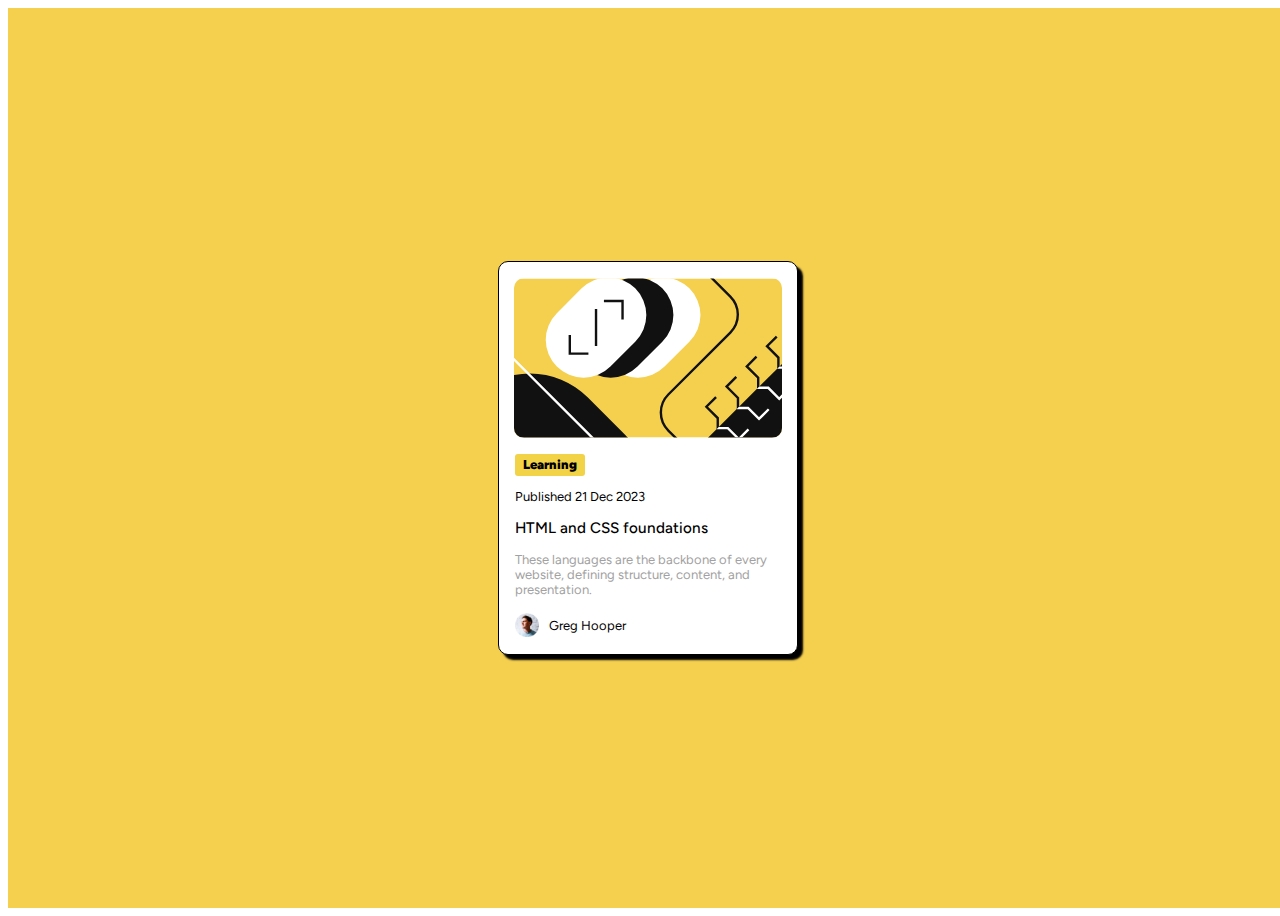
<file: blogcard/index.html>
<!DOCTYPE html>
<html lang="en">
<head>
    <meta charset="UTF-8">
    <meta name="viewport" content="width=device-width, initial-scale=1.0">
    <title>Document</title>
    <link rel="stylesheet" href="index.css">
    <link rel="preconnect" href="https://fonts.googleapis.com">
<link rel="preconnect" href="https://fonts.gstatic.com" crossorigin>
<link href="https://fonts.googleapis.com/css2?family=Figtree:wght@600&display=swap" rel="stylesheet">
</head>
<body>
    <main>
        <div class="card">
            <div class="image">
                <img src="illustration-article.svg" alt="" srcset="">
            </div>
            <div class="learning">
                <p><b>Learning</b></p>
            
            Published 21 Dec 2023
        
            <h3>HTML and CSS foundations</h3>
            <div class="text">
                These languages are the backbone of every website, defining structure, content, and presentation. 
            </div>
            <footer>
                <img src="image-avatar.webp" alt="" srcset="">
                <span>Greg Hooper</span>
            </footer>
        </div>
    </div>
    </main>
</body>
</html>
</file>
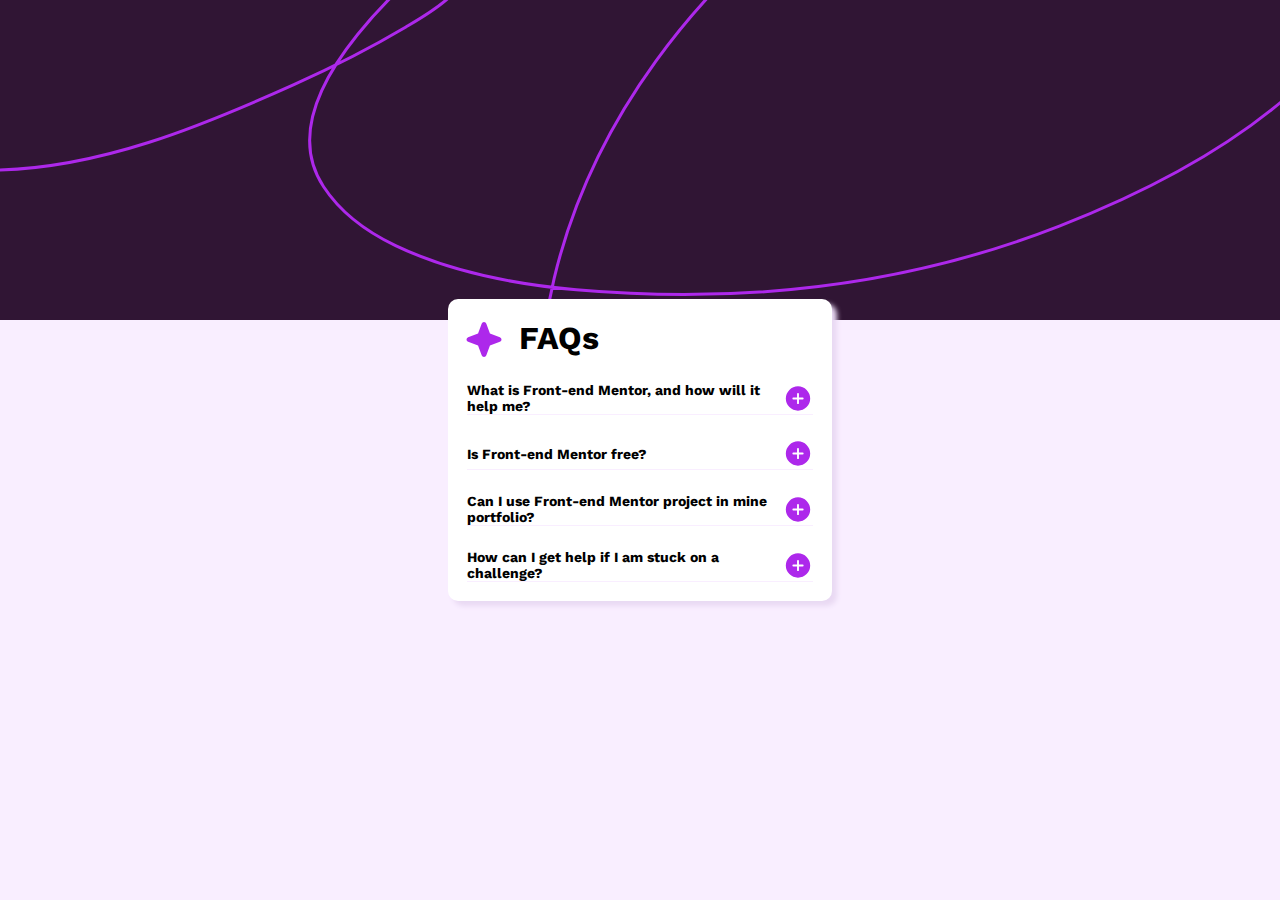
<file: FAQs/index.html>
<!DOCTYPE html>
<html lang="en">

<head>
    <meta charset="UTF-8">
    <meta name="viewport" content="width=device-width, initial-scale=1.0">
    <title>Document</title>
    <link rel="stylesheet" href="index.css">
    <link rel="preconnect" href="https://fonts.googleapis.com">
    <link rel="preconnect" href="https://fonts.gstatic.com" crossorigin>
    <link href="https://fonts.googleapis.com/css2?family=Work+Sans:ital,wght@0,100..900;1,100..900&display=swap"
        rel="stylesheet">
</head>

<body>
    <div class="container">
        <div id="boxes">
        <div class="top"><img src="icon-star.svg" alt=""> <span class="faq">FAQs</span></div>
            <div class="box">
            <div class="question">
                <span>What is Front-end Mentor, and how will it help me?</span> <img  class="icon" id="plus" src="icon-plus.svg"> 
            </div>
            <div class="answer active">
                <p>Frontend mentor offers realistic coding challenge to help developers improve their Frontend coding skill with project in HTML, CSS and Javascript. It's suitable for all level and ideal for portfolio building.</p>
            </div>
        </div>
        <div class="box">
            <div class="question">
                <span>Is Front-end Mentor free? </span> <img class="icon" id="plus" src="icon-plus.svg"> 
            </div>
            <div class="answer active">
                <p> Yes, its free</p>
            </div>
        </div>
        <div class="box">
            <div class="question">
                <span>Can I use Front-end Mentor project in mine portfolio?</span> <img class="icon" id="plus" src="icon-plus.svg"> 
            </div>
            <div class="answer active">
                <p>Yes</p>
            </div>
        </div>
        <div class="box">
            <div class="question">
                <span>How can I get help if I am stuck on a challenge?</span> <img class="icon" id="plus" src="icon-plus.svg"> 
            </div>
            <div class="answer active">
                <p>idk</p>
            </div>
        </div>
    
</div>
</div>

    <script src="index.js"></script>

</body>

</html>
</file>
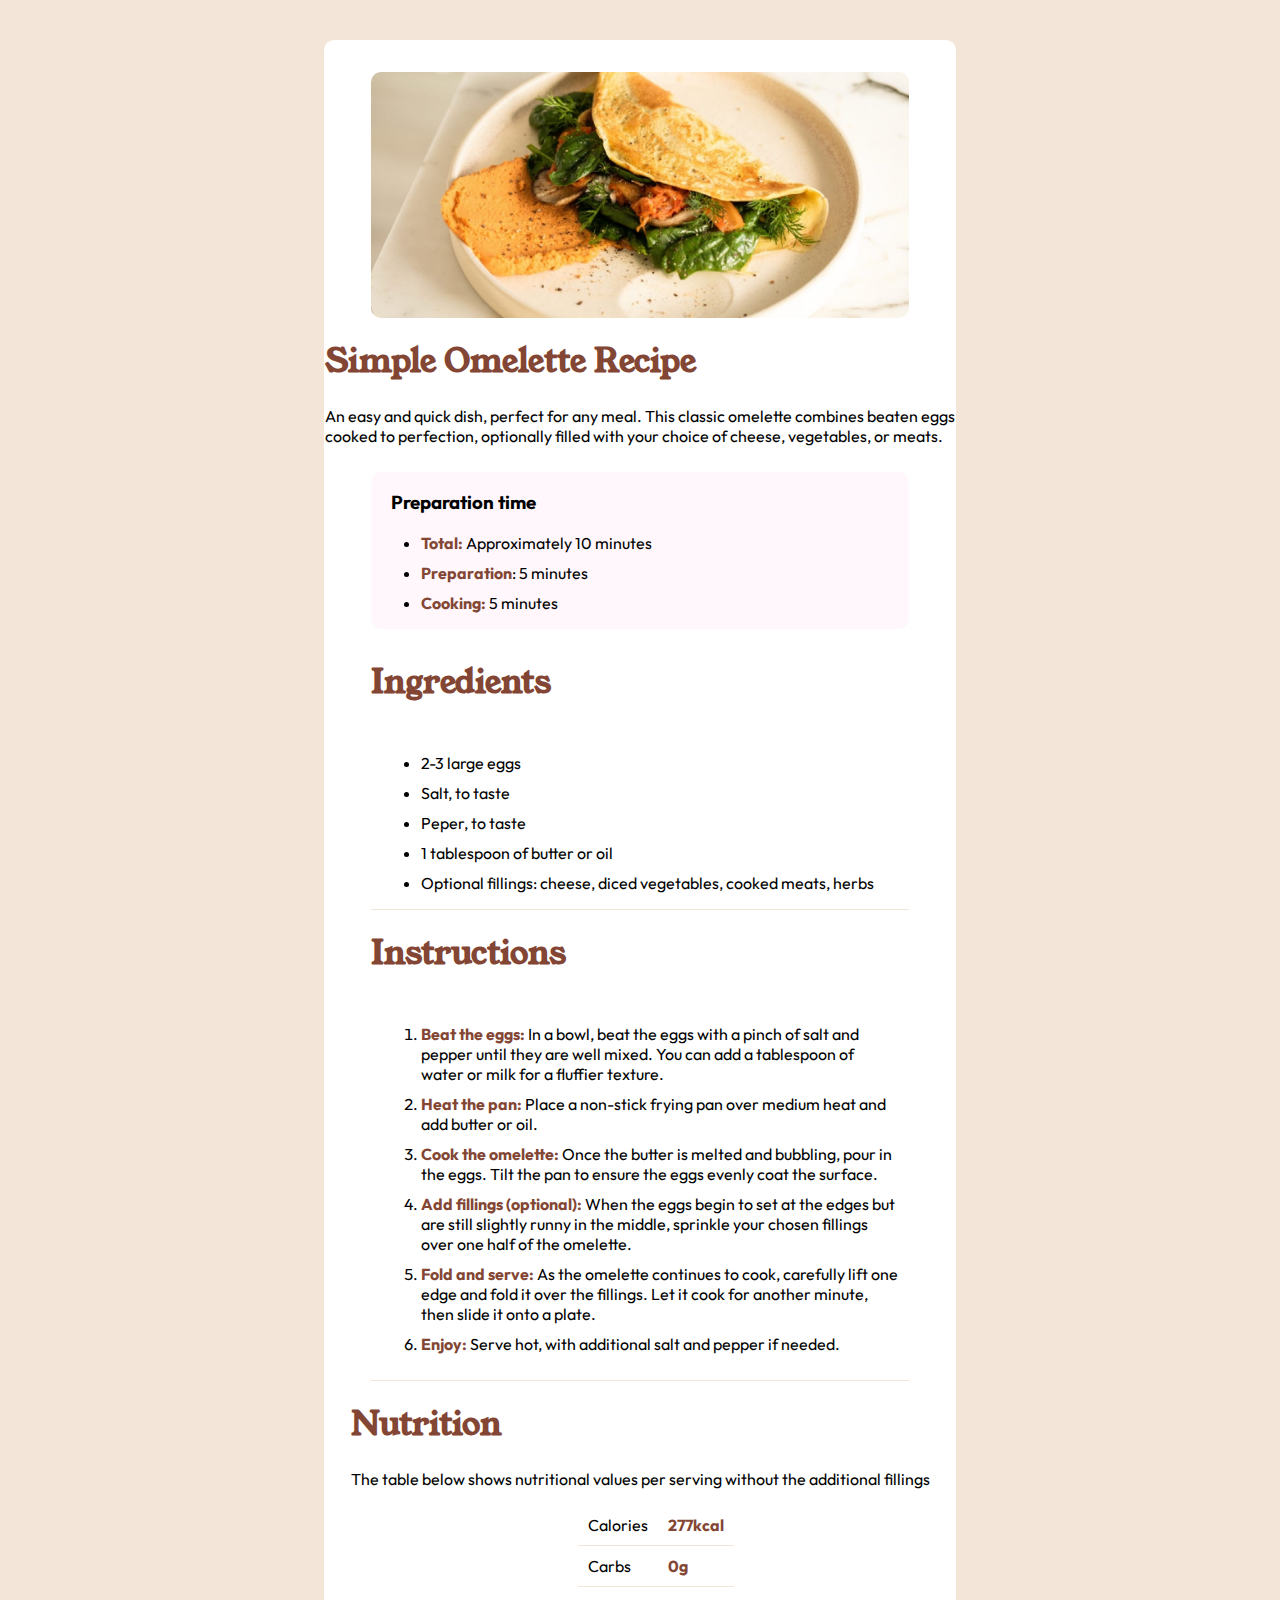
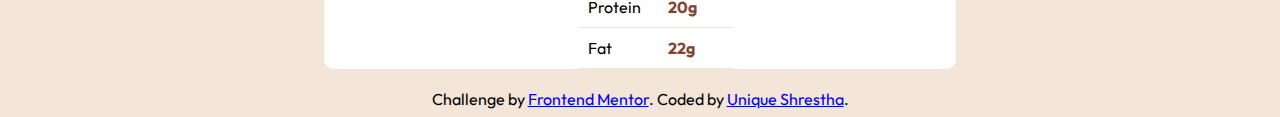
<file: HTML/index.html>
<!DOCTYPE html>
<html lang="en">
<head>
    <meta charset="UTF-8">
    <meta name="viewport" content="width=device-width, initial-scale=1.0">
    <title>Document</title>
    <link rel="stylesheet" href="/CSS/index.css">
    <link rel="preconnect" href="https://fonts.googleapis.com">
<link rel="preconnect" href="https://fonts.gstatic.com" crossorigin>
<link href="https://fonts.googleapis.com/css2?family=Young+Serif&display=swap" rel="stylesheet">
<link rel="preconnect" href="https://fonts.googleapis.com">
<link rel="preconnect" href="https://fonts.gstatic.com" crossorigin>
<link href="https://fonts.googleapis.com/css2?family=Outfit&display=swap" rel="stylesheet">
</head>
<body>
    <div class="container">
        <div class="image">
            <img src="/images/image-omelette.jpeg" alt="" srcset="">
        </div>
        <div class="one">
            <h1>Simple Omelette Recipe</h1>
           <p>
            An easy and quick dish, perfect for any meal. This classic omelette combines beaten eggs <br> cooked 
            to perfection, optionally filled with your choice of cheese, vegetables, or meats.
           </p>
        </div>
        <div class="time">
            <h3>Preparation time</h3>
            <ul>
                <li><span>Total:</span> Approximately 10 minutes</li>
                <li><span>Preparation</span>: 5 minutes</li>
                <li><span>Cooking:</span> 5 minutes</li>
            </ul>
        </div>
        <div class="ingredients"> 
            <h1>Ingredients</h1>
            <ul>
                <li>2-3 large eggs</li>
                <li>Salt, to taste</li>
                <li>Peper, to taste</li>
                <li>1 tablespoon of butter or oil</li>
                <li>Optional fillings: cheese, diced vegetables, cooked meats, herbs</li>
            </ul>
        </div>
      
        <div class="instructions">
            <h1>Instructions</h1>
            <ol>
                <li><span>Beat the eggs:</span> In a bowl, beat the eggs with a pinch of salt and pepper until they are well mixed. You can add a tablespoon of water or milk for a fluffier texture.</li>
                <li><span> Heat the pan:</span>  Place a non-stick frying pan over medium heat and add butter or oil.</li>
                <li><span> Cook the omelette:</span>  Once the butter is melted and bubbling, pour in the eggs. Tilt the pan to ensure the eggs evenly coat the surface.</li>
                <li><span> Add fillings (optional):</span> When the eggs begin to set at the edges but are still slightly runny in the middle, sprinkle your chosen fillings over one half of the omelette.
                  </li>
                <li> <span>Fold and serve:</span> As the omelette continues to cook, carefully lift one edge and fold it over the fillings. Let it cook for another minute, then slide it onto a plate.</li>
                <li><span>Enjoy:</span> Serve hot, with additional salt and pepper if needed.</li>
            </ol>
        </div>
        <div class="nutrition">
            <h1>Nutrition</h1>
            <p>The table below shows nutritional values per serving without the additional fillings</p>
            <div class="center">
            <table cellspacing="10px">
                <tr>
                    <td>Calories</td>
                    <td>277kcal</td>
                </tr>
                <tr>
                    <td>Carbs</td>
                    <td>0g</td>
                </tr>
                <tr>
                    <td>Protein</td>
                    <td>20g</td>
                </tr>
                <tr>
                    <td>Fat</td>
                    <td>22g</td>
                </tr>
            </table>
        </div>
        </div>

    </div>
    <br>
    <div class="attribution">
        Challenge by <a href="https://www.frontendmentor.io?ref=challenge" target="_blank">Frontend Mentor</a>. 
        Coded by <a href="https://www.frontendmentor.io/profile/codeuniquecode">Unique Shrestha</a>.
      </div>
</body>
</html>
</file>
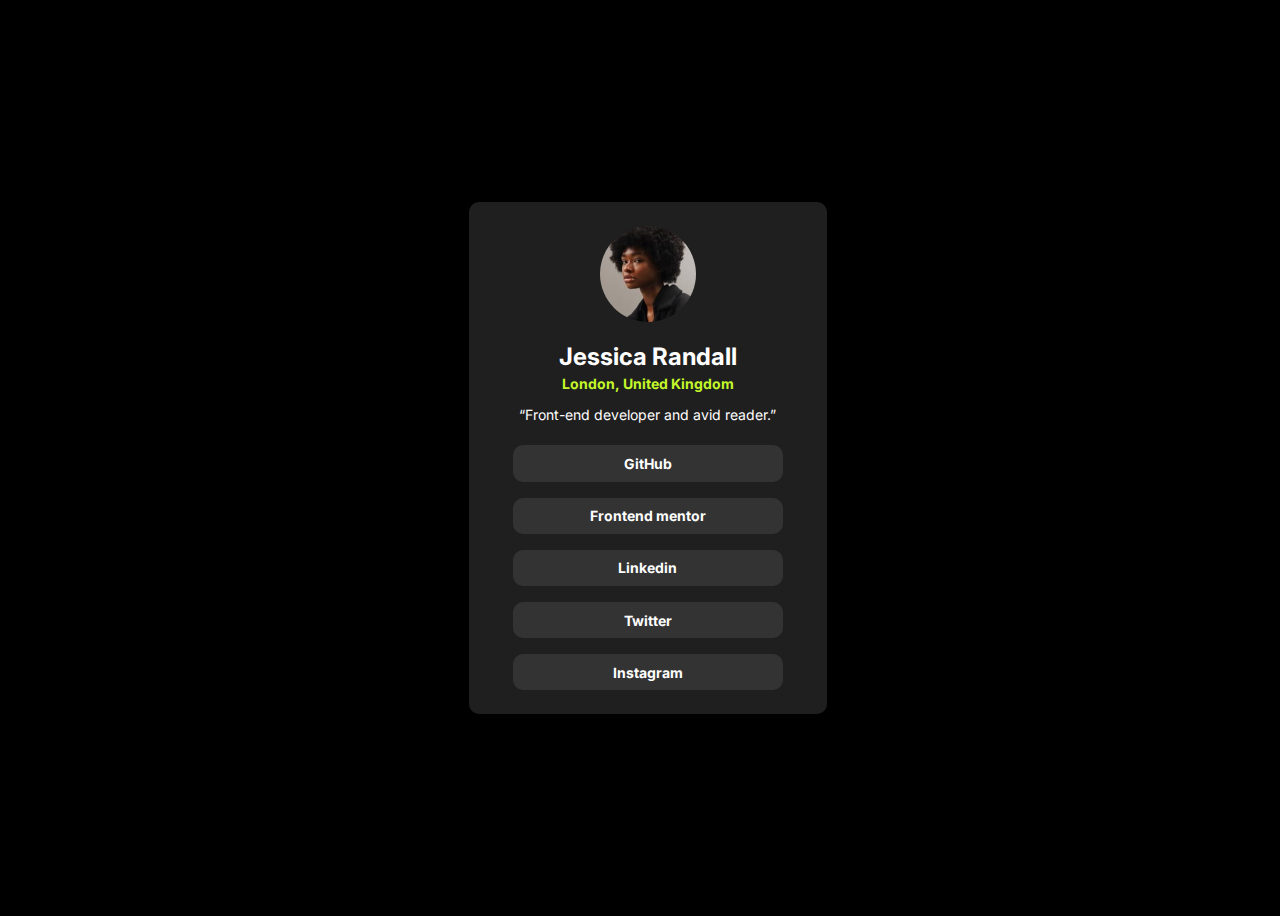
<file: sociallinks/index.html>
<!DOCTYPE html>
<html lang="en">
<head>
    <meta charset="UTF-8">
    <meta name="viewport" content="width=device-width, initial-scale=1.0">
    <title>Document</title>
    <link rel="stylesheet" href="index.css">
    <link rel="preconnect" href="https://fonts.googleapis.com">
<link rel="preconnect" href="https://fonts.gstatic.com" crossorigin>
<link href="https://fonts.googleapis.com/css2?family=Inter&display=swap" rel="stylesheet">
</head>
<body>
    <div class="container">
        <div class="card">
            <div class="image">
                <img src="avatar-jessica.jpeg" alt="" srcset="">

            </div>
            <div class="text">
                    <div class="name">Jessica Randall</div>
                    <div class="address">London, United Kingdom</div>
                <p><q>Front-end developer and avid reader.</q></p>
            </div>
            <div class="box">
                GitHub
            </div>
            <div class="box">
                Frontend mentor
            </div>
            <div class="box">
                Linkedin
            </div>
            <div class="box">
                Twitter
            </div>
            <div class="box" id="box">
               Instagram
            </div>
        </div>
    </div>
    
</body>
</html>
</file>
<file: blogcard/index.css>
main{
    height: 100vh;
    width: 100vw;
    /* font-size: 1rem; */
    font-family: 'Figtree', sans-serif;
    display: flex;
    align-items: center;
    justify-content: center;
    background-color: rgb(245,208,78);
}
.card{
    border: 1px solid black;
    border-radius: 10px;
    height: auto;
    width: 23.3%;
    box-shadow: 5px 5px 2px black;
    background-color: white;
}
.card >.learning .text{
    color: rgb(161,161,161);
}
.image img{
    border-radius: 10px;
    height: auto;
    width: 90%;
    margin: 1rem auto;
    display: block;
    
}
.card .learning > p{
    font-weight: bolder;
    padding: 3px;
    height: 1rem;
    background-color: rgb(242,210,71);
    width: 4rem;
    border-radius: 3px;
    font-size:small;
    
    text-align: center;
}
.card .learning{
    margin-left: 1rem;
    margin-top: 5px;
    font-size: small;
}
.card .learning h3{
    font-weight:500;
}
.card .learning h3:hover{
    color:rgb(242,210,71);
    cursor: pointer;
}
footer{
    display: flex;
    margin-top: 1rem;
    margin-bottom: 1rem;
    
}
footer>img{
    height: 1.5rem;
    width: 1.5rem;
    margin-left: 0rem;
}
footer>span{
    margin:5px;
    margin-left: 10px;
}

/* fontweight and cursor color */
@media screen and (max-width:400px) {
    .card{
        height: auto;
        width:85% ;
        margin: 1rem auto;
    }
}
@media screen and (min-width: 401px) and (max-width: 1024px) {
    /* Add your CSS rules specific to tablets here */
    .card{
        height: auto;
        width: 30%;
        margin: 1rem auto;
    }
}
</file>
<file: FAQs/index.css>
*{
    margin: 0;
    padding: 0;
    font-family: "Work Sans", sans-serif;
    font-weight: bold;
    font-size: 14px;
    /* background-color: rgb(240,240,240); */

}
body{
   
    background-image: url('background-pattern-desktop.svg');
    background-repeat: no-repeat;
    /* box-shadow: rgb(185,185,185); */
    background-color: rgb(249,238,255);

}
.container{

    height: 100vh;
    width: 100vw;
    display: flex;
    flex-direction: column;
    align-items: center;
    justify-content: center;
    margin: 0px;
    padding: 0px;
     /* background-color: hsl(275, 100%, 97%); */
    
}
.faq{
    font-size: xx-large;
}
#boxes{
    background-color: white;
    border-radius: 10px;
    box-shadow: 5px 5px 5px rgb(233,217,243);
    height: auto;
    width: 30%;
}
.question {
    display: flex;
    align-items: center;
    justify-content: space-between;
    
    border-bottom: 1px solid rgb(249,238,255) ;
}
.question:hover{
    color: blueviolet;
    cursor: pointer;
}
.qans{
    padding: 20px;
    margin: 10px;
}
.box{
    margin: 15px;
    padding: 4px;
}

div>.faq{
    position: absolute;
    margin-left: 15px;
}

.answer{
    color: rgb(175, 171, 177);
    max-height: 0px;
    overflow: hidden;
    display: none;
    max-width: 80%;
}
.answer.active{
    max-height: fit-content;
}
.top{
    margin-top: 20px;
    margin-left: 16px;
}
@media screen and (max-width:376px){

    body{
        background-image: url('background-pattern-mobile.svg');
        background-repeat: no-repeat;
        /* box-shadow: rgb(185,185,185); */
        background-color: rgb(249,238,255);
        font-size: 12px;
    }
    #boxes{
        height: max-content;
        width: 80vw;
    }
}
</file>
<file: CSS/index.css>
body{
    background-color: rgb(243,229,216);
    font-family: 'Outfit', sans-serif;
    display: flex;
    flex-direction: column;
    align-items: center;
    justify-content: center;
}
/* boxcolor rgb(255,247,252) */
h1{
    font-family: 'Young Serif', serif;
    color: rgb(131,70,52);
}
h3{
    font-weight: bold;
    margin-left: 20px;
}
ul>li{
    margin-left: 10px;
    margin-top: 10px;
}
span , table tr td:nth-last-child(1){
    color: rgb(131,70,52);
    font-weight: bold;
    
}
p{
    font-size: 16px;
}

.image{
    height: 30%;
    width: 100%;
    display: flex;
    /* align-items: center; */
    justify-content: center;
}
.image img{
    height: 30%;
    width: 85%;
    border-radius: 10px;
    margin-top: 2rem;
}
.container{
    height: auto;
    width: 50%;
    display: flex;
    flex-direction: column;
    align-items: center;
    justify-content: center;
    background-color: white;
    margin-top: 2rem;
    border-radius: 10px;
}
.container>.time{
    background-color:rgb(255,247,252) ;
    /* border: 1px solid black; */
    width: 85%;
    border-radius: 10px;
    margin-top: 10px;
    margin-bottom: 10px;
}
.container>.ingredients, .container>.instructions{
    display: flex;
    flex-direction: column;
    align-items: flex-start;
    /* justify-content: flex-start; */
    /* border: 2px solid red; */
    width: 85%;
    border-bottom: 1px solid rgb(243,229,216);
}
.container>.instructions>ol>li{
    margin: 10px;

}
table{
    border-collapse: collapse;
    margin-left: 2rem;

}
table tr td{
    border-bottom: 1px solid  rgb(243,229,216);
    padding: 10px;
    

}
table tr td:nth-last-child(1){
    margin-left: 20px;
}
.center{
    display: flex;
    flex-direction: column;
    align-items: center;
    justify-content: center;
}
/* for mobile */
@media screen and (max-width: 767px) {
   .image img{
    width: 100%;
    height: auto;
    margin-top: 0px;
    border-radius: 0%;
   }
   .one, .time,.ingredients,.instructions,.nutrition{
    margin-right: 20px;
    margin-left: 20px;
   }
}
</file>
<file: sociallinks/index.css>
body{
    background-color: black;
    font-family: 'Inter', sans-serif;
}
.container{
    height: 100vh;
    width: 100vw;
    display: flex;
    align-items: center;
    justify-content: center;
}

.container .card{
    background-color: rgb(31,31,31);
    height: auto;
    width: 28%;
    display: flex;
    align-items: center;
    justify-content: center;
    flex-direction: column;
    border-radius: 10px;
 
}
.text {
    display: flex;
    flex-direction: column;
    align-items: center; /* Add this line */
    text-align: center; /* Optionally, add this line to center align text horizontally */
}
.text .name{
    margin-top: 1rem;
    color: white;
    font-size:x-large;
    font-weight: bold;
}
.text .address{
    color: rgb(196,248,42);
    margin-top: 0.3rem;
    font-weight: bold;
    font-size: 14px;
}
.text p{
    color: white;
    font-size: 14px;
}
.image img{
    border-radius: 50%;
    height: 6rem;
    width: 6rem;
    margin-top: 1.5rem;
}
/* box -rgb(51,51,51)
hover - rgb(196,248,42) */
.box{
    height: auto;
    width: 70%;
    background-color:rgb(51,51,51) ;
    color: white;
    text-align: center;
    padding: 0.6rem;
    margin: 0.5rem;
    border-radius: 10px;
    font-weight: bold;
    font-size: 14px;
}
#box{
    margin-bottom: 1.5rem;
}
/* for mobile */
@media  screen and (max-width:375px) {
    .text p{
        font-size: 10px;
    }
    .text .address{
        font-size: 12px;
    }
    .text .name{
        font-size: large;
    }
    .container .card{
        height: auto;
        width: 80%;
    }
}
</file>
